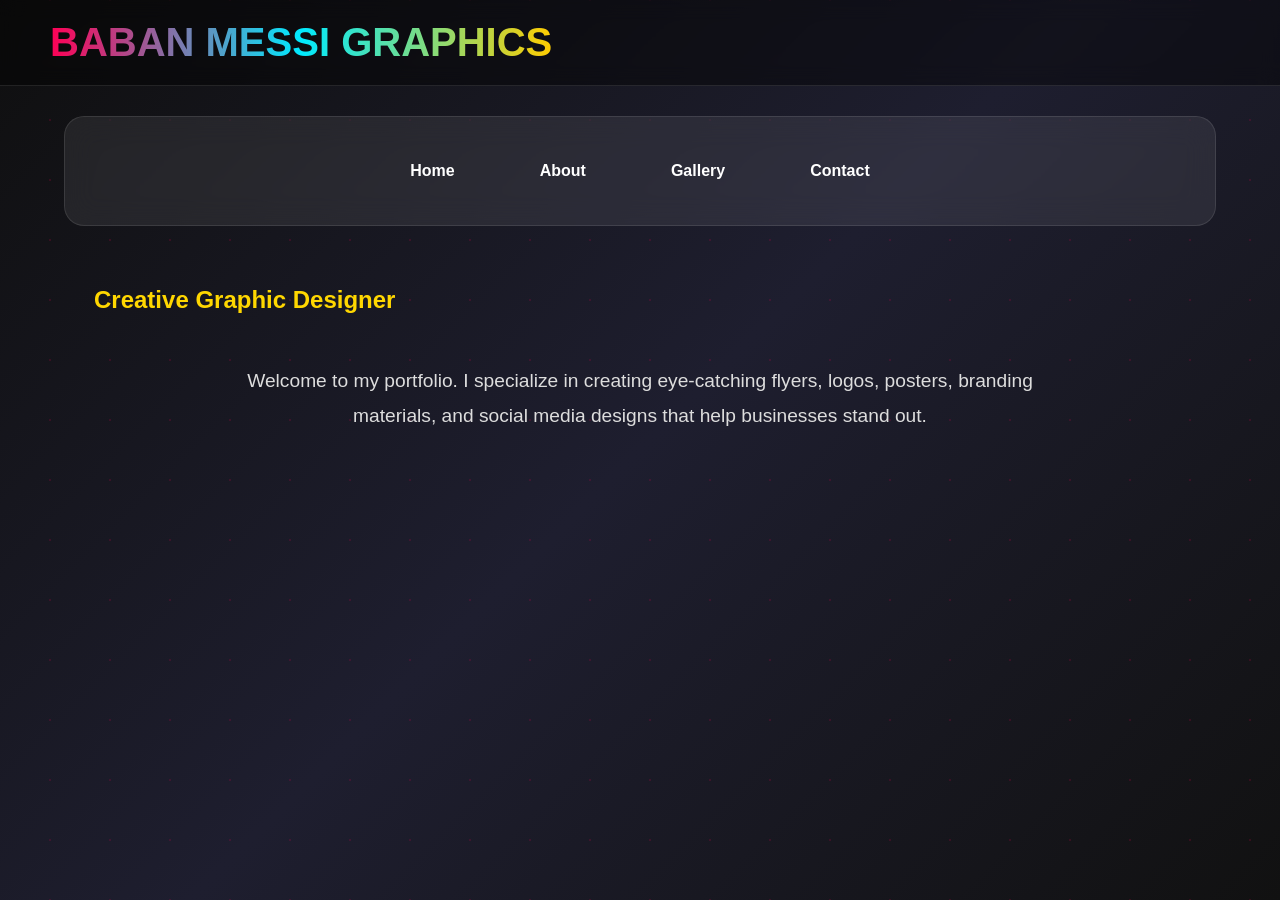
<file: about.html>
<!DOCTYPE html>
<html>
<head>
    <title>Usman ali yusuf Portfolio</title>
    <link rel="stylesheet" href="style.css">
</head>

<body>

<header>
    <h1>Baban Messi Graphics</h1>
</header>

<nav>
    <a href="index.html">Home</a>
    <a href="about.html">About</a>
    <a href="gallery.html">Gallery</a>
    <a href="contact.html">Contact</a>
</nav>

<div class="container">
    <h2>Creative Graphic Designer</h2>
    <p>
        Welcome to my portfolio. I specialize in creating eye-catching flyers,
        logos, posters, branding materials, and social media designs that help
        businesses stand out.
    </p>
</div>

</body>
</html>
</file>
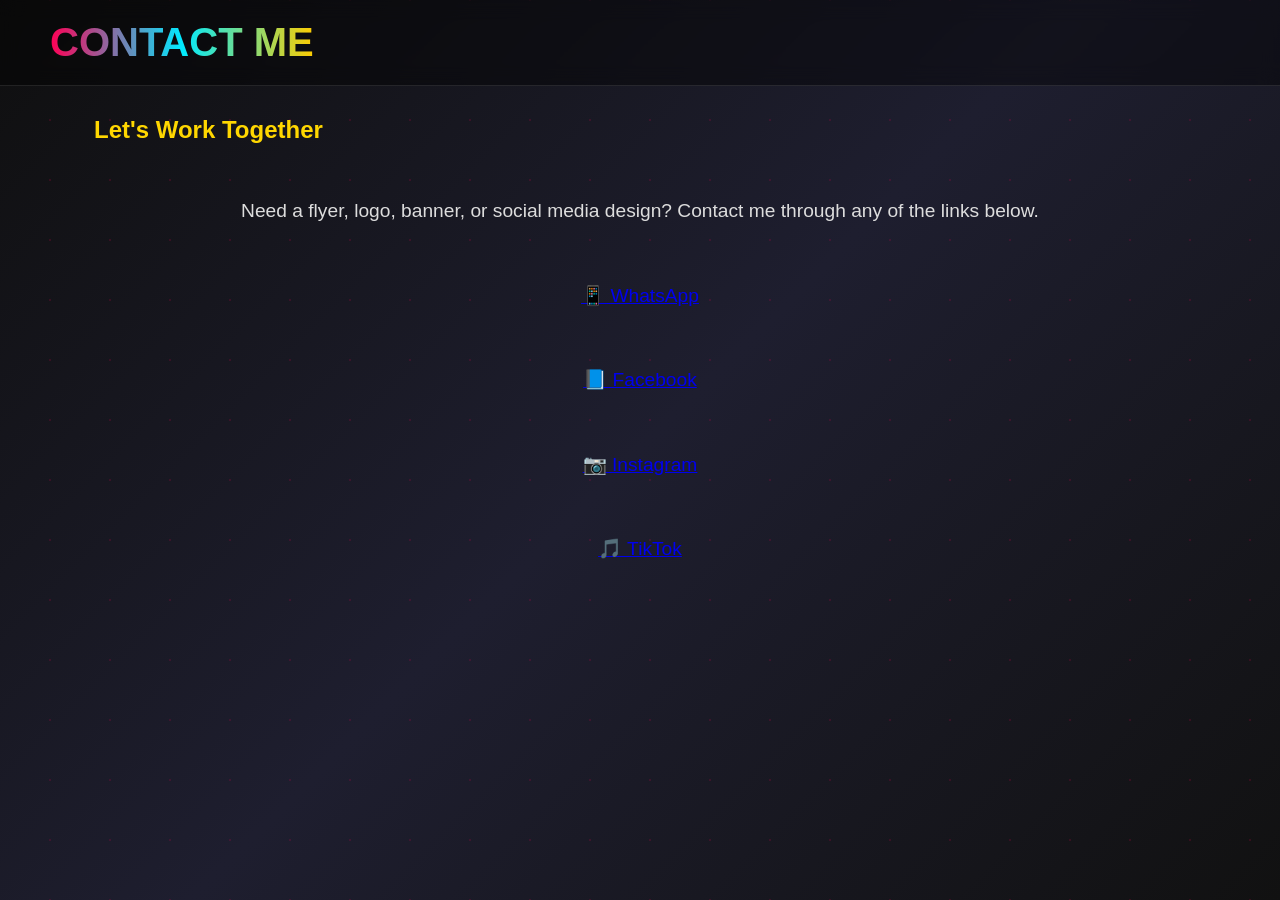
<file: contact.html>
<!DOCTYPE html>
<html>
<head>
    <title>Contact Me</title>
    <link rel="stylesheet" href="style.css">
</head>
<body>

<header>
    <h1>Contact Me</h1>
</header>

<div class="container">

    <h2>Let's Work Together</h2>

    <p>
        Need a flyer, logo, banner, or social media design?
        Contact me through any of the links below.
    </p>

    <p>
        <a href="https://wa.me/2349162922595" target="_blank">📱 WhatsApp</a>
    </p>

    <p>
        <a href="https://www.facebook.com/share/1BzTwAVT7Q/?mibextid=wwXIfr" target="_blank">📘 Facebook</a>
    </p>

    <p>
        <a href="https://www.instagram.com/b.m.grahics?igsh=MWU1bTMxa2E5b20xdQ%3D%3D&utm_source=qr" target="_blank">📷 Instagram</a>
    </p>

    <p>
        <a href="https://www.tiktok.com/@bm_graphics01?_r=1&_t=ZS-97HdaeZZDDW" target="_blank">🎵 TikTok</a>
    </p>

</div>

</body>
</html>
</file>
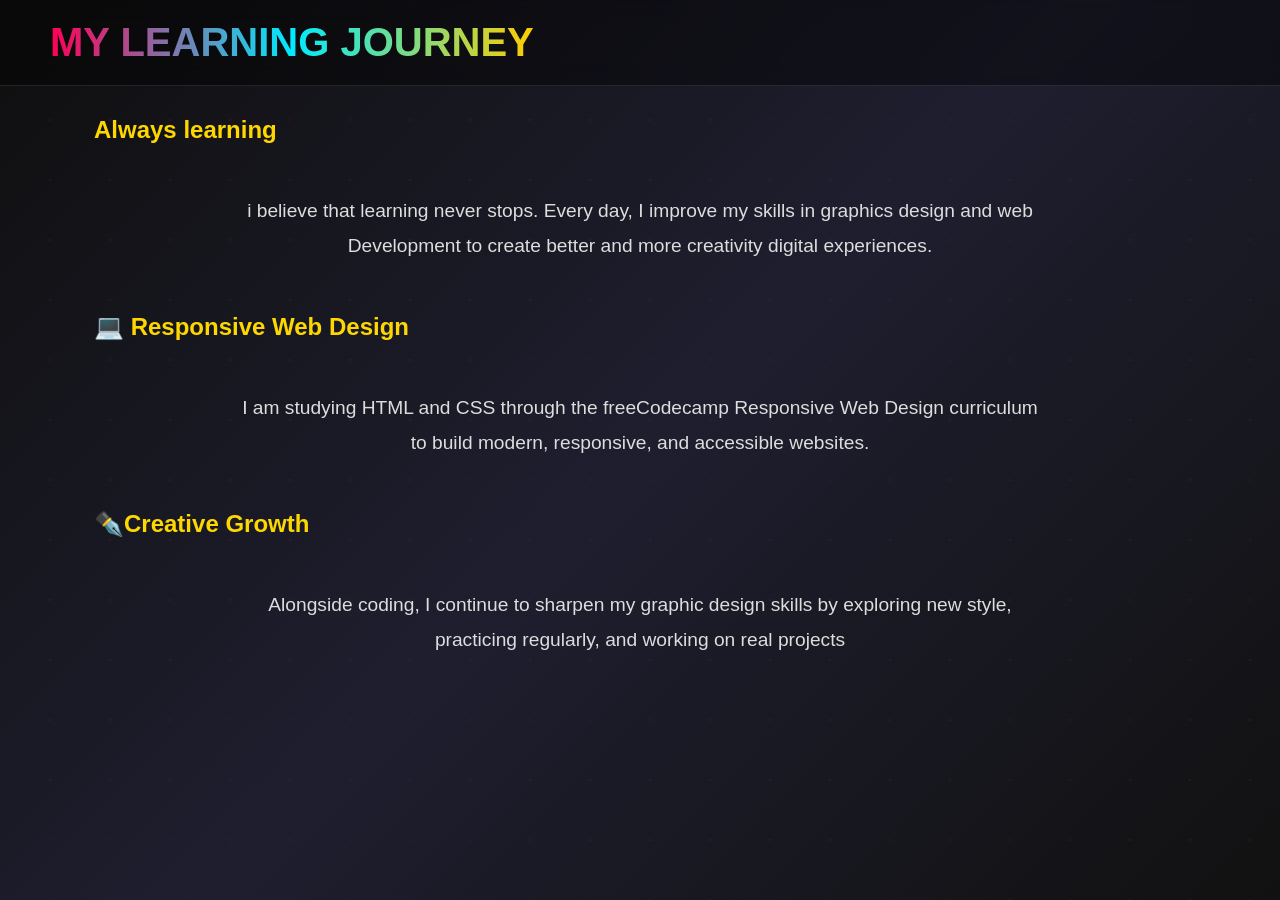
<file: learning.html>
<!DOCTYPE html>
<html lang="en">
    <head>
        <meta charset="UTF-8">
        <meta name="viewport" content="width=device-width, initial-scale=1.0">
        <title>learning journey</title>
        <link rel="stylesheet" href="style.css">
    </head>
    <body>
        <header>
            <h1>My learning journey</h1>
        </header>
        <div class="container">
            <div class="learning-card">
                <h2> Always learning</h2>
                <p>
                    i believe that learning never stops. Every day, I improve my skills 
                    in graphics design and web Development to create better and more 
                    creativity digital experiences.
                </p>
            </div>
            <div class="learning-card">
                <h2>💻 Responsive Web Design</h2>
                <p>
                    I am studying HTML and CSS through the freeCodecamp Responsive Web 
                    Design curriculum to build modern, responsive, and accessible
                    websites.
                </p>
            </div>
            <div class="learning-card">
                <h2>✒️Creative Growth</h2>
                <p>
                     Alongside coding, I continue to sharpen my graphic design skills by 
                     exploring new style, practicing regularly, and working on real 
                     projects
                </p>
            </div>
            
        </div>
    </body>
</file>
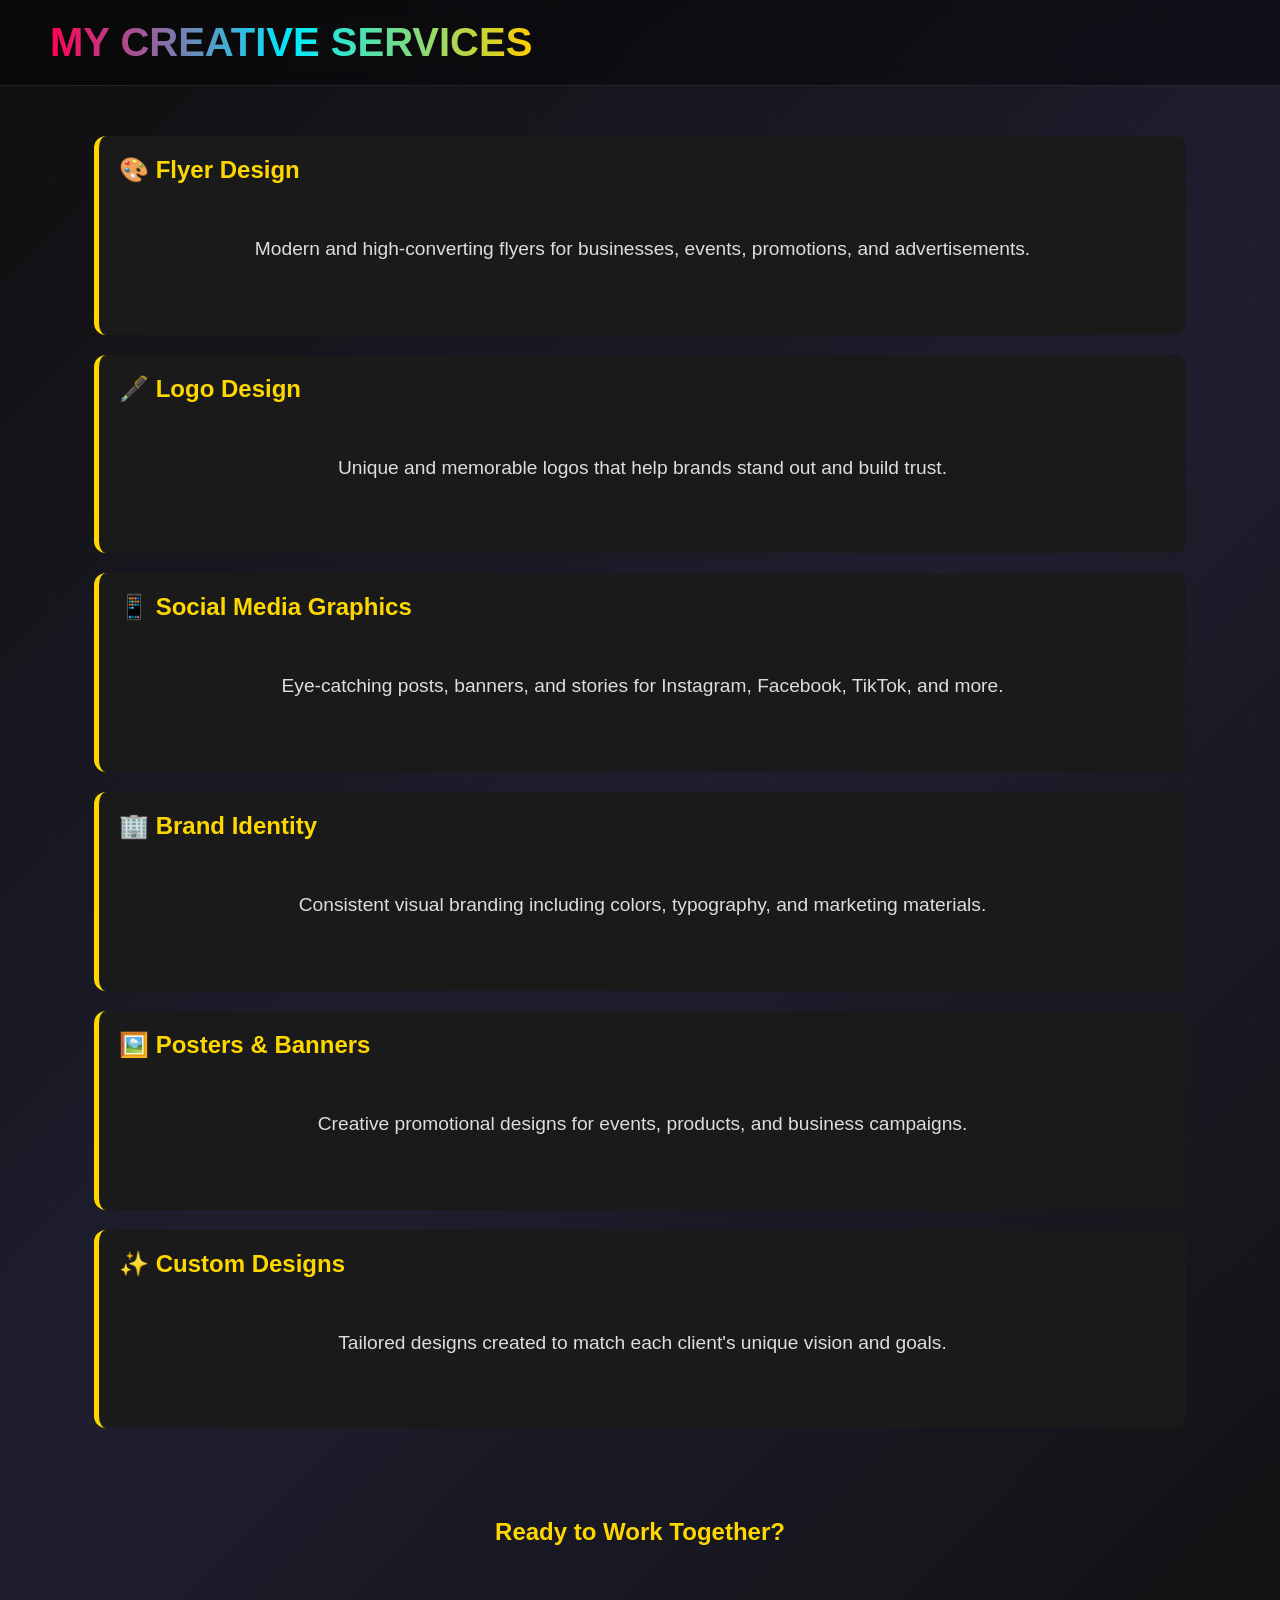
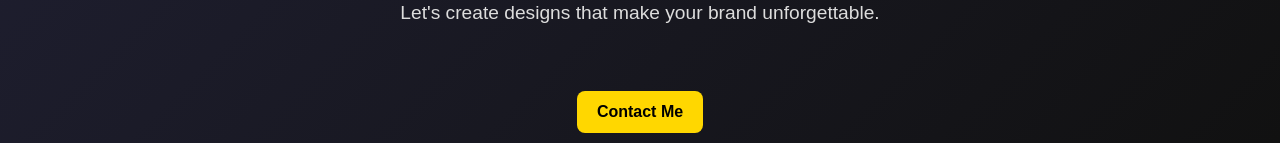
<file: services.html>
<!DOCTYPE html>
<html>
<head>
    <title>My Services</title>
    <link rel="stylesheet" href="style.css">
</head>
<body>

<header>
    <h1>My Creative Services</h1>
</header>

<div class="container">

    <div class="service-card">
        <h2>🎨 Flyer Design</h2>
        <p>Modern and high-converting flyers for businesses, events, promotions, and advertisements.</p>
    </div>

    <div class="service-card">
        <h2>🖋️ Logo Design</h2>
        <p>Unique and memorable logos that help brands stand out and build trust.</p>
    </div>

    <div class="service-card">
        <h2>📱 Social Media Graphics</h2>
        <p>Eye-catching posts, banners, and stories for Instagram, Facebook, TikTok, and more.</p>
    </div>

    <div class="service-card">
        <h2>🏢 Brand Identity</h2>
        <p>Consistent visual branding including colors, typography, and marketing materials.</p>
    </div>

    <div class="service-card">
        <h2>🖼️ Posters & Banners</h2>
        <p>Creative promotional designs for events, products, and business campaigns.</p>
    </div>

    <div class="service-card">
        <h2>✨ Custom Designs</h2>
        <p>Tailored designs created to match each client's unique vision and goals.</p>
    </div>

</div>
<section style="text-align:center; margin-top:40px;">
    <h2>Ready to Work Together?</h2>
    <p>Let's create designs that make your brand unforgettable.</p>
    <a href="contact.html" class="btn">Contact Me</a>
</section>
</body>
</html>
</file>
<file: style.css>
/* General */
body {
    margin: 0;
    padding: 0;
    font-family: Arial, Helvetica, sans-serif;
    background: #0d0d0d;
    color: white;
}

/* Header */
header {
    background: #111;
    padding: 20px;
    text-align: center;
    border-bottom: 3px solid gold;
}

header h1 {
    color: gold;
    margin: 0;
    font-size: 40px;
}

/* Navigation */
nav {
    background: #1a1a1a;
    text-align: center;
    padding: 15px;
}

nav a {
    color: white;
    text-decoration: none;
    margin: 15px;
    font-weight: bold;
    transition: 0.3s;
}

nav a:hover {
    color: gold;
}

/* Main content */
.container {
    width: 90%;
    max-width: 1200px;
    margin: auto;
    padding: 30px;
}

h2 {
    color: gold;
}

p {
    font-size: 18px;
    line-height: 1.7;
}

/* Gallery */
img {
    width: 300px;
    border-radius: 15px;
    margin: 10px;
    box-shadow: 0 0 15px rgba(255, 215, 0, 0.4);
    transition: transform 0.3s;
}

img:hover {
    transform: scale(1.05);
}

/* Buttons */
button,
.btn {
    background: gold;
    color: black;
    padding: 12px 24px;
    border: none;
    border-radius: 8px;
    font-weight: bold;
    cursor: pointer;
}

button:hover,
.btn:hover {
    background: orange;
}
.btn {
    display: inline-block;
    background: gold;
    color: black;
    text-decoration: none;
    padding: 12px 20px;
    margin: 10px;
    border-radius: 8px;
    font-weight: bold;
}

.btn:hover {
    background: orange;
}
.service-card {
    background: #1a1a1a;
    border-left: 5px solid gold;
    padding: 20px;
    margin: 20px 0;
    border-radius: 12px;
    transition: transform 0.3s ease, box-shadow 0.3s ease;
}

.service-card:hover {
    transform: translateY(-5px);
    box-shadow: 0 0 20px rgba(255, 215, 0, 0.4);
}

.service-card h2 {
    color: gold;
    margin-top: 0;
}

.service-card p {
    color: #ddd;
    line-height: 1.6;
}
.education-card {
    background: #1c1c1c;
    color: #ffffff;
    padding: 20px;
    margin: 20px 0;
    border-left: 5px solid gold;
    border-radius: 12px;
    box-shadow: 0 4px 10px rgba(0,0,0,0.3);
    transition: transform 0.3s ease;
}

.education-card:hover {
    transform: translateY(-5px);
}

.education-card h2 {
    color: gold;
    margin-bottom: 10px;
}

.education-card p {
    line-height: 1.7;
    font-size: 16px;
}
.skill-card {
    background: linear-gradient(135deg, #1c1c1c, #2b2b2b);
    border-left: 5px solid gold;
    border-radius: 15px;
    padding: 20px;
    margin: 20px 0;
    transition: transform 0.3s ease, box-shadow 0.3s ease;
}

.skill-card:hover {
    transform: translateY(-8px);
    box-shadow: 0 0 20px rgba(255, 215, 0, 0.5);
}

.skill-card h2 {
    color: gold;
    margin-bottom: 10px;
}

.skill-card p {
    color: #f0f0f0;
    line-height: 1.7;
}
/* ===== GLOBAL ===== */
* {
    margin: 0;
    padding: 0;
    box-sizing: border-box;
    font-family: 'Poppins', sans-serif;
}

body {
    background: linear-gradient(-45deg, #0f0f0f, #1a1a1a, #111827, #000);
    background-size: 400% 400%;
    animation: bgMove 12s ease infinite;
    color: white;
}

/* ===== BACKGROUND ANIMATION ===== */
@keyframes bgMove {
    0% {background-position: 0% 50%;}
    50% {background-position: 100% 50%;}
    100% {background-position: 0% 50%;}
}

/* ===== HEADER ===== */
header {
    display: flex;
    justify-content: space-between;
    align-items: center;
    padding: 20px 50px;
    background: rgba(0,0,0,0.4);
    backdrop-filter: blur(10px);
    position: sticky;
    top: 0;
    border-bottom: 1px solid rgba(255,255,255,0.1);
}

.logo {
    font-size: 22px;
    color: #00ffe5;
    animation: glow 2s infinite alternate;
}
/* Google Font */
@import url('https://fonts.googleapis.com/css2?family=Poppins:wght@300;400;600;700&display=swap');

*{
  margin:0;
  padding:0;
  box-sizing:border-box;
  font-family:'Poppins',sans-serif;
}

body{
  min-height:100vh;
  background:linear-gradient(135deg,#0f0f0f,#1e1e2f,#111);
  color:white;
  overflow-x:hidden;
}

/* Animated Background */
body::before{
  content:"";
  position:fixed;
  top:-50%;
  left:-50%;
  width:200%;
  height:200%;
  background:
  radial-gradient(circle,#ff0055 1px,transparent 1px),
  radial-gradient(circle,#00eaff 1px,transparent 1px);
  background-size:60px 60px;
  animation:moveBg 15s linear infinite;
  opacity:.15;
  z-index:-1;
}

@keyframes moveBg{
  0%{
    transform:translate(0,0);
  }
  100%{
    transform:translate(60px,60px);
  }
}

/* Header */
h1{
  text-align:center;
  margin-top:120px;
  font-size:4rem;
  font-weight:700;
  text-transform:uppercase;
  background:linear-gradient(90deg,#ff0055,#00eaff,#ffcc00);
  -webkit-background-clip:text;
  -webkit-text-fill-color:transparent;
  animation:glow 3s infinite alternate;
}

@keyframes glow{
  from{
    filter:drop-shadow(0 0 10px #ff0055);
  }
  to{
    filter:drop-shadow(0 0 25px #00eaff);
  }
}

/* Navbar */
nav{
  width:90%;
  max-width:1200px;
  margin:30px auto;
  padding:18px;
  display:flex;
  justify-content:center;
  flex-wrap:wrap;
  gap:15px;
  background:rgba(255,255,255,.08);
  backdrop-filter:blur(15px);
  border-radius:20px;
  border:1px solid rgba(255,255,255,.1);
}

nav a{
  text-decoration:none;
  color:white;
  padding:12px 20px;
  border-radius:30px;
  transition:.4s;
  position:relative;
  overflow:hidden;
}

nav a:hover{
  background:linear-gradient(90deg,#ff0055,#00eaff);
  transform:translateY(-5px);
  box-shadow:0 10px 25px rgba(0,234,255,.4);
}

/* Intro Paragraph */
p{
  max-width:800px;
  margin:50px auto;
  text-align:center;
  font-size:1.2rem;
  line-height:1.8;
  color:#ddd;
  animation:fadeUp 1.5s ease;
}

@keyframes fadeUp{
  from{
    opacity:0;
    transform:translateY(50px);
  }
  to{
    opacity:1;
    transform:translateY(0);
  }
}/* Certification Section */

.certificate-section{
    padding:80px 20px;
    text-align:center;
}

.certificate-section h2{
    font-size:3rem;
    margin-bottom:40px;
    background:linear-gradient(90deg,#ff0055,#00eaff);
    -webkit-background-clip:text;
    -webkit-text-fill-color:transparent;
}

/* Card */

.certificate-card{
    max-width:950px;
    margin:auto;
    background:rgba(255,255,255,.06);
    backdrop-filter:blur(15px);
    border:1px solid rgba(255,255,255,.1);
    border-radius:25px;
    overflow:hidden;

    animation:floatCard 5s ease-in-out infinite;

    box-shadow:
    0 0 20px rgba(255,0,85,.25),
    0 0 40px rgba(0,234,255,.15);
}

@keyframes floatCard{
    0%{
        transform:translateY(0);
    }
    50%{
        transform:translateY(-12px);
    }
    100%{
        transform:translateY(0);
    }
}

.certificate-card img{
    width:100%;
    display:block;
    transition:.6s;
}

.certificate-card:hover img{
    transform:scale(1.03);
}

.certificate-content{
    padding:30px;
}

.certificate-content h3{
    font-size:2rem;
    margin-bottom:15px;
    color:#fff;
}

.certificate-content p{
    color:#ddd;
    line-height:1.8;
    margin-bottom:25px;
}

/* Premium Button */

.verify-btn{
    display:inline-block;
    text-decoration:none;
    color:white;
    padding:15px 35px;
    border-radius:50px;

    background:linear-gradient(
    90deg,
    #ff0055,
    #00eaff
    );

    transition:.4s;
    font-weight:600;
}

.verify-btn:hover{
    transform:translateY(-5px);
    box-shadow:
    0 0 20px #ff0055,
    0 0 35px #00eaff;
}

/* Fade Animation */

.certificate-section{
    animation:fadeIn 1.5s ease;
}

@keyframes fadeIn{
    from{
        opacity:0;
        transform:translateY(50px);
    }

    to{
        opacity:1;
        transform:translateY(0);
    }
}
.projects-section{
    padding:80px 20px;
    text-align:center;
}

.projects-section h1{
    font-size:3rem;
    margin-bottom:50px;
    background:linear-gradient(90deg,#ff0055,#00eaff);
    -webkit-background-clip:text;
    -webkit-text-fill-color:transparent;
}

.projects-container{
    display:flex;
    justify-content:center;
    flex-wrap:wrap;
    gap:30px;
}

.project-card{
    width:320px;
    padding:30px;
    border-radius:25px;
    background:rgba(255,255,255,.06);
    backdrop-filter:blur(15px);
    border:1px solid rgba(255,255,255,.1);

    transition:.5s;

    box-shadow:
    0 0 15px rgba(255,0,85,.2),
    0 0 25px rgba(0,234,255,.1);
}

.project-card:hover{
    transform:translateY(-15px);
    box-shadow:
    0 0 25px #ff0055,
    0 0 40px #00eaff;
}

.project-card h2{
    color:white;
    margin-bottom:15px;
}

.project-card p{
    color:#ddd;
    margin-bottom:20px;
}

.project-card a{
    display:inline-block;
    padding:12px 25px;
    border-radius:30px;
    text-decoration:none;
    color:white;
    background:linear-gradient(90deg,#ff0055,#00eaff);
    transition:.4s;
}

.project-card a:hover{
    transform:scale(1.1);
}
</file>
